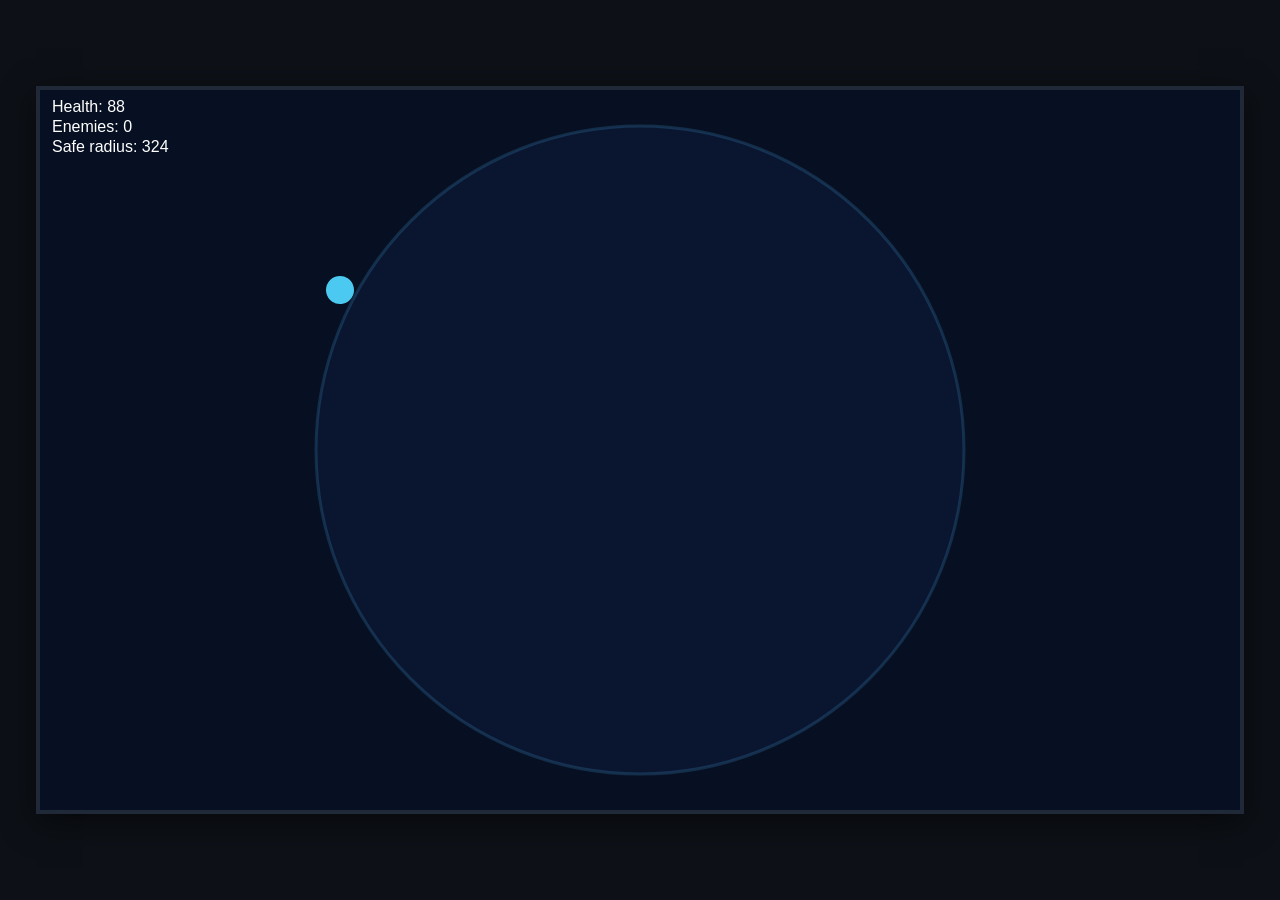
<file: games/index.html>
<!doctype html>
<html lang="en">
<head>
  <meta charset="utf-8" />
  <meta name="viewport" content="width=device-width,initial-scale=1" />
  <title>Mini Fortnite Demo</title>
  <link rel="stylesheet" href="styles.css">
</head>
<body>
  <canvas id="game"></canvas>
  <script src="game.js"></script>
</body>
</html>
</file>
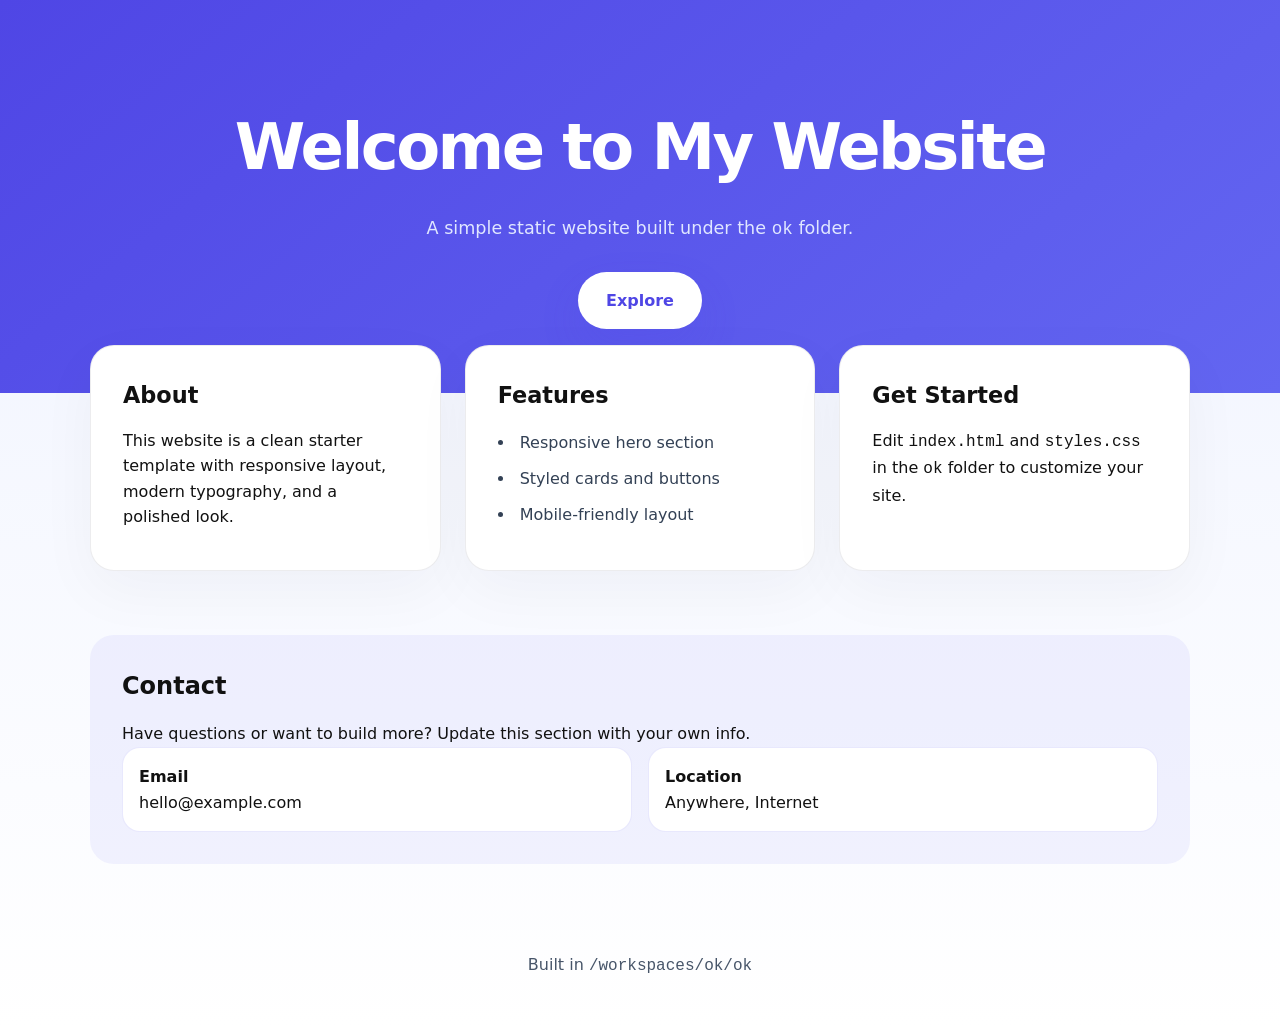
<file: ok/index.html>
<!DOCTYPE html>
<html lang="en">
<head>
  <meta charset="UTF-8" />
  <meta name="viewport" content="width=device-width, initial-scale=1.0" />
  <title>My Website</title>
  <link rel="stylesheet" href="styles.css" />
</head>
<body>
  <header class="hero">
    <div class="container">
      <h1>Welcome to My Website</h1>
      <p>A simple static website built under the <code>ok</code> folder.</p>
      <a class="btn" href="#features">Explore</a>
    </div>
  </header>

  <main class="container">
    <section id="features" class="features">
      <article>
        <h2>About</h2>
        <p>This website is a clean starter template with responsive layout, modern typography, and a polished look.</p>
      </article>
      <article>
        <h2>Features</h2>
        <ul>
          <li>Responsive hero section</li>
          <li>Styled cards and buttons</li>
          <li>Mobile-friendly layout</li>
        </ul>
      </article>
      <article>
        <h2>Get Started</h2>
        <p>Edit <code>index.html</code> and <code>styles.css</code> in the <code>ok</code> folder to customize your site.</p>
      </article>
    </section>

    <section class="contact" id="contact">
      <h2>Contact</h2>
      <p>Have questions or want to build more? Update this section with your own info.</p>
      <div class="contact-grid">
        <div>
          <strong>Email</strong>
          <p>hello@example.com</p>
        </div>
        <div>
          <strong>Location</strong>
          <p>Anywhere, Internet</p>
        </div>
      </div>
    </section>
  </main>

  <footer>
    <p>Built in <code>/workspaces/ok/ok</code></p>
  </footer>
</body>
</html>
</file>
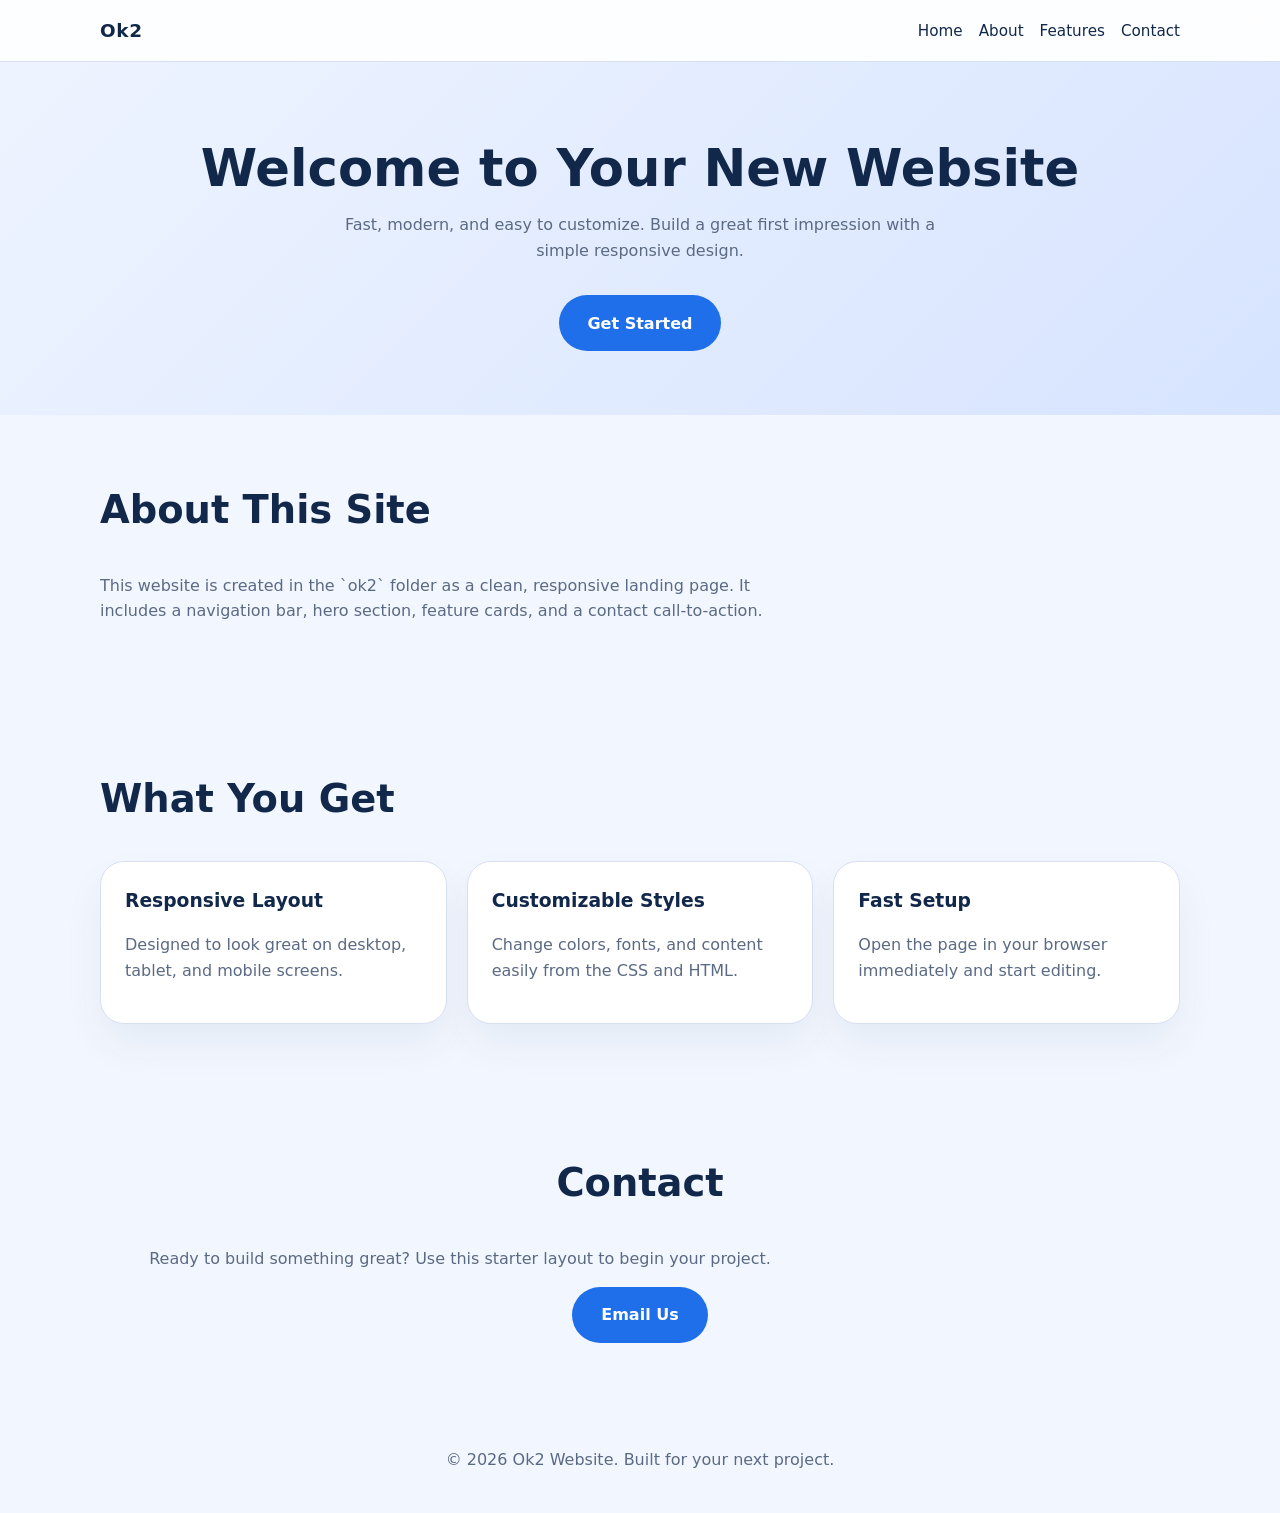
<file: ok2/index.html>
<!DOCTYPE html>
<html lang="en">
<head>
  <meta charset="UTF-8">
  <meta name="viewport" content="width=device-width, initial-scale=1.0">
  <title>Ok2 Website</title>
  <link rel="stylesheet" href="styles.css">
</head>
<body>
  <header class="site-header">
    <div class="container header-inner">
      <a href="#home" class="brand">Ok2</a>
      <nav class="site-nav" aria-label="Main navigation">
        <a href="#home">Home</a>
        <a href="#about">About</a>
        <a href="#features">Features</a>
        <a href="#contact">Contact</a>
      </nav>
    </div>
  </header>

  <main>
    <section class="hero" id="home">
      <div class="container hero-content">
        <h1>Welcome to Your New Website</h1>
        <p>Fast, modern, and easy to customize. Build a great first impression with a simple responsive design.</p>
        <a class="button" href="#contact">Get Started</a>
      </div>
    </section>

    <section class="section" id="about">
      <div class="container">
        <h2>About This Site</h2>
        <p>This website is created in the `ok2` folder as a clean, responsive landing page. It includes a navigation bar, hero section, feature cards, and a contact call-to-action.</p>
      </div>
    </section>

    <section class="section feature-grid" id="features">
      <div class="container">
        <h2>What You Get</h2>
        <div class="cards">
          <article class="card">
            <h3>Responsive Layout</h3>
            <p>Designed to look great on desktop, tablet, and mobile screens.</p>
          </article>
          <article class="card">
            <h3>Customizable Styles</h3>
            <p>Change colors, fonts, and content easily from the CSS and HTML.</p>
          </article>
          <article class="card">
            <h3>Fast Setup</h3>
            <p>Open the page in your browser immediately and start editing.</p>
          </article>
        </div>
      </div>
    </section>

    <section class="section contact-section" id="contact">
      <div class="container">
        <h2>Contact</h2>
        <p>Ready to build something great? Use this starter layout to begin your project.</p>
        <a class="button secondary" href="mailto:hello@example.com">Email Us</a>
      </div>
    </section>
  </main>

  <footer class="site-footer">
    <div class="container">
      <p>&copy; 2026 Ok2 Website. Built for your next project.</p>
    </div>
  </footer>

  <script src="script.js"></script>
</body>
</html>
</file>
<file: games/styles.css>
html,body{height:100%;margin:0}
body{display:flex;align-items:center;justify-content:center;background:#0d1117;color:#fff;font-family:Arial}
#game{background:#0b1220;display:block;max-width:100%;height:80vh;border:4px solid #1f2937;box-shadow:0 8px 30px rgba(0,0,0,0.6)}
.hud{position:fixed;left:12px;top:12px;font-weight:700}
</file>
<file: ok/styles.css>
* {
  box-sizing: border-box;
  margin: 0;
  padding: 0;
}

:root {
  font-family: system-ui, -apple-system, BlinkMacSystemFont, "Segoe UI", sans-serif;
  color-scheme: light;
  color: #111;
  background: #f8f7ff;
  line-height: 1.6;
}

body {
  min-height: 100vh;
  background: linear-gradient(180deg, #eef2ff 0%, #ffffff 100%);
}

img {
  max-width: 100%;
  display: block;
}

a {
  color: inherit;
  text-decoration: none;
}

.container {
  width: min(1100px, calc(100% - 2rem));
  margin: 0 auto;
}

.hero {
  padding: 6rem 0 4rem;
  background: linear-gradient(140deg, #4f46e5 0%, #6366f1 100%);
  color: white;
  text-align: center;
}

.hero h1 {
  font-size: clamp(2.5rem, 5vw, 4rem);
  margin-bottom: 1rem;
  letter-spacing: -0.04em;
}

.hero p {
  font-size: 1.1rem;
  max-width: 680px;
  margin: 0 auto 1.75rem;
  color: #e0e7ff;
}

.btn {
  display: inline-flex;
  align-items: center;
  justify-content: center;
  padding: 1rem 1.75rem;
  border-radius: 999px;
  background: white;
  color: #4f46e5;
  font-weight: 700;
  box-shadow: 0 18px 40px rgba(79, 70, 229, 0.16);
  transition: transform 0.2s ease, box-shadow 0.2s ease;
}

.btn:hover {
  transform: translateY(-2px);
  box-shadow: 0 24px 48px rgba(79, 70, 229, 0.2);
}

.features {
  display: grid;
  gap: 1.5rem;
  margin-top: -3rem;
  padding-bottom: 4rem;
  grid-template-columns: repeat(auto-fit, minmax(250px, 1fr));
}

.features article {
  background: white;
  border: 1px solid rgba(15, 23, 42, 0.08);
  border-radius: 24px;
  padding: 2rem;
  box-shadow: 0 20px 60px rgba(15, 23, 42, 0.04);
}

.features h2 {
  margin-bottom: 0.85rem;
  font-size: 1.4rem;
}

.features ul {
  list-style: disc inside;
  margin-top: 1rem;
  color: #334155;
}

.features li {
  margin-bottom: 0.65rem;
}

.contact {
  margin-bottom: 4rem;
  padding: 2rem;
  border-radius: 24px;
  background: rgba(99, 102, 241, 0.08);
}

.contact h2 {
  margin-bottom: 1rem;
}

.contact-grid {
  display: grid;
  gap: 1rem;
  grid-template-columns: repeat(auto-fit, minmax(180px, 1fr));
}

.contact-grid div {
  background: white;
  border-radius: 18px;
  padding: 1rem;
  border: 1px solid rgba(99, 102, 241, 0.15);
}

footer {
  padding: 1.5rem 0 3rem;
  text-align: center;
  color: #475569;
}

code {
  font-family: ui-monospace, SFMono-Regular, Menlo, Monaco, Consolas, "Liberation Mono", "Courier New", monospace;
}
</file>
<file: ok2/styles.css>
:root {
  --bg: #f2f7ff;
  --surface: #ffffff;
  --primary: #1f6feb;
  --primary-dark: #184ecd;
  --text: #12284b;
  --muted: #5b6a84;
  --border: #d7e0f3;
}

* {
  box-sizing: border-box;
}

body {
  margin: 0;
  font-family: Inter, system-ui, -apple-system, BlinkMacSystemFont, "Segoe UI", sans-serif;
  color: var(--text);
  background: var(--bg);
  line-height: 1.6;
}

img {
  max-width: 100%;
  display: block;
}

a {
  color: inherit;
  text-decoration: none;
}

.container {
  width: min(1080px, calc(100% - 2rem));
  margin: 0 auto;
}

.site-header {
  background: rgba(255, 255, 255, 0.85);
  backdrop-filter: blur(12px);
  border-bottom: 1px solid var(--border);
  position: sticky;
  top: 0;
  z-index: 10;
}

.header-inner {
  display: flex;
  align-items: center;
  justify-content: space-between;
  gap: 1rem;
  padding: 1rem 0;
}

.brand {
  font-size: 1.15rem;
  font-weight: 700;
  letter-spacing: 0.04em;
}

.site-nav {
  display: flex;
  flex-wrap: wrap;
  gap: 1rem;
  font-size: 0.95rem;
}

.hero {
  background: linear-gradient(135deg, #eef4ff 0%, #d7e4ff 100%);
  padding: 5rem 0 4rem;
}

.hero-content {
  text-align: center;
}

.hero-content h1 {
  margin: 0 0 1rem;
  font-size: clamp(2.4rem, 4vw, 4rem);
  line-height: 1.05;
}

.hero-content p {
  max-width: 620px;
  margin: 0 auto 2rem;
  color: var(--muted);
}

.button {
  display: inline-flex;
  align-items: center;
  justify-content: center;
  gap: 0.5rem;
  padding: 0.95rem 1.8rem;
  border-radius: 999px;
  background: var(--primary);
  color: white;
  font-weight: 600;
  transition: transform 0.2s ease, background 0.2s ease;
}

.button:hover {
  transform: translateY(-1px);
  background: var(--primary-dark);
}

.section {
  padding: 4rem 0;
}

.section h2 {
  margin-top: 0;
  font-size: clamp(2rem, 3vw, 2.6rem);
}

.section p {
  max-width: 720px;
  color: var(--muted);
}

.feature-grid .cards {
  display: grid;
  grid-template-columns: repeat(auto-fit, minmax(220px, 1fr));
  gap: 1.25rem;
  margin-top: 1.5rem;
}

.card {
  background: var(--surface);
  border: 1px solid var(--border);
  border-radius: 24px;
  padding: 1.5rem;
  box-shadow: 0 20px 40px rgba(18, 40, 75, 0.06);
}

.card h3 {
  margin: 0 0 0.75rem;
}

.contact-section {
  text-align: center;
}

.site-footer {
  padding: 1.5rem 0;
  text-align: center;
  color: var(--muted);
}

@media (max-width: 640px) {
  .site-header {
    padding: 0 1rem;
  }

  .header-inner {
    flex-direction: column;
    align-items: flex-start;
  }

  .hero {
    padding: 3.5rem 0 2.5rem;
  }
}
</file>
